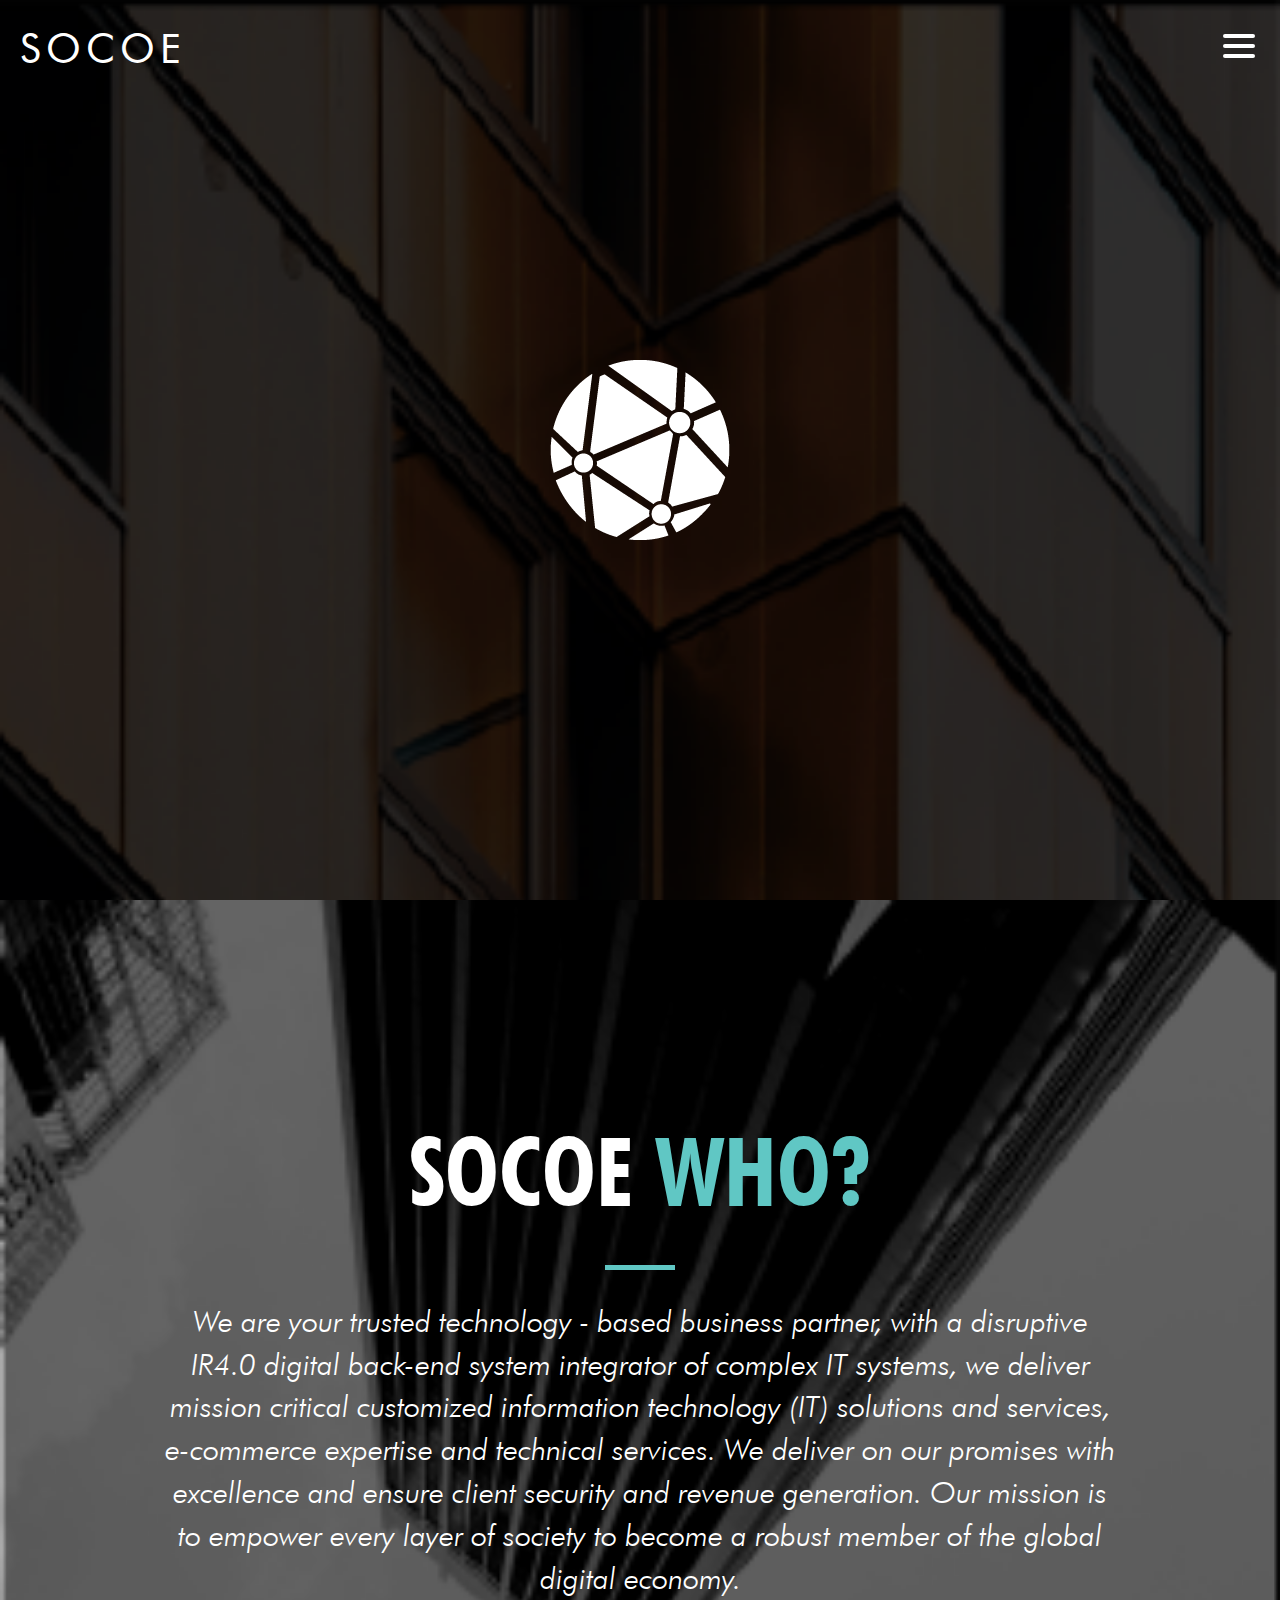
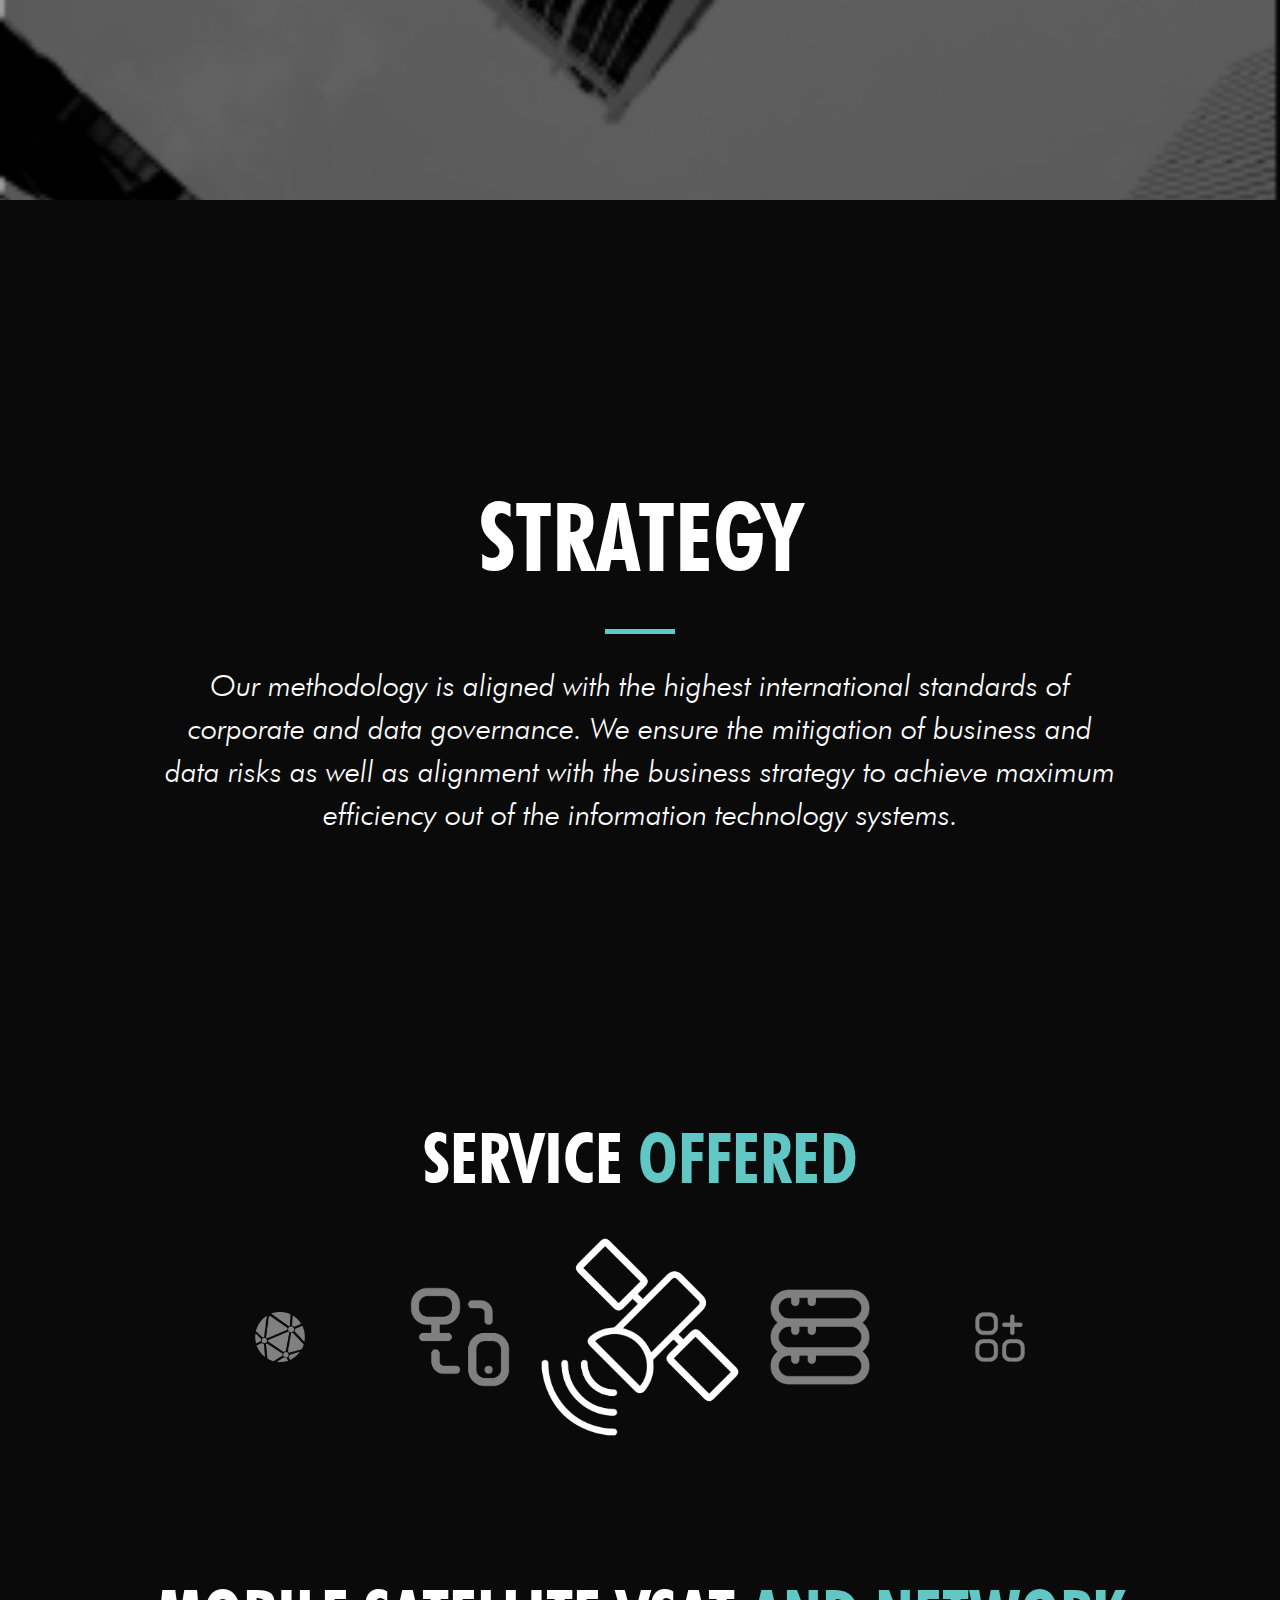
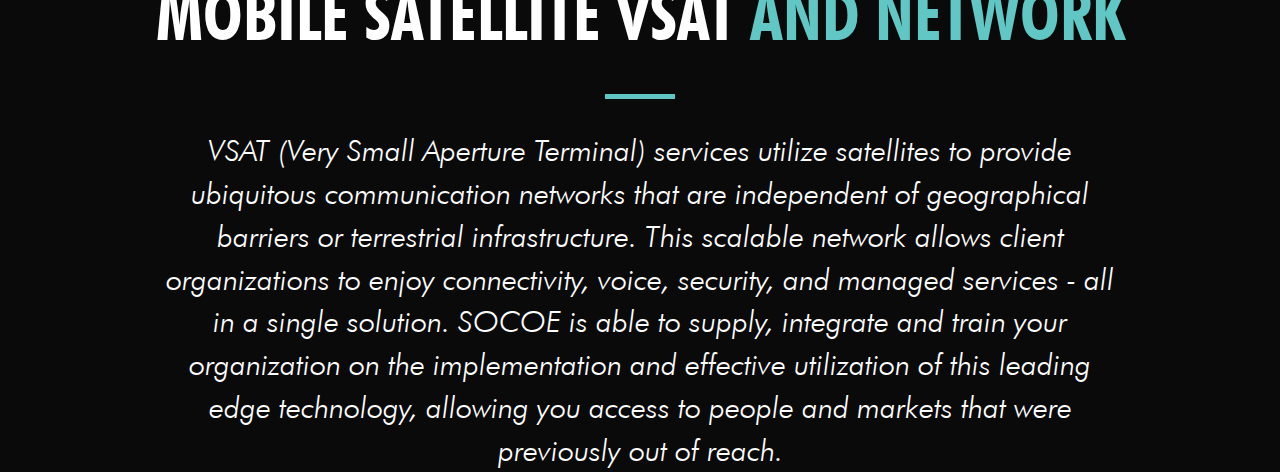
<file: index.html>
<!DOCTYPE html>
<html lang="en">
<head>
    <meta charset="UTF-8">
    <meta http-equiv="X-UA-Compatible" content="IE=edge">
    <meta name="viewport" content="width=device-width, initial-scale=1.0">
    <title>SOCOE | HOMEPAGE</title>
    <link href="css/plugins.css" media="all" rel="stylesheet" type="text/css">
    <link href="css/socoe.css" media="all" rel="stylesheet" type="text/css">
    <script src="https://code.jquery.com/jquery-3.6.0.min.js"></script>
</head>
<body>
    <div id="loading_icon_container">
        <div class="loading_icon"></div>
    </div>
    <div id="banner">
        <div id="title">SOCOE</div>
        <div class="menu-wrap">
            <input type="checkbox" class="toggler">
            <div class="hamburger"><div></div></div>
        </div>
        <div class="menu">
            <a href="index.html">HOME</a>
            <a href="about.html">ABOUT US</a>
            <a href="directory.html">DIRECTORY</a>
            <a href="#">NEWS & MEDIA</a>
            <a href="#">CONTACT US</a>
        </div>
        <div id="logo"></div>
    </div>
    <section id="section_1">
        <h1>SOCOE <span class="caribbean_teal">WHO?</span></h1>
        <div class="dividing_line"></div>
        <p>
            We are your trusted technology - based business
            partner, with a disruptive IR4.0 digital back-end system
            integrator of complex IT systems, we deliver mission
            critical customized information technology (IT)
            solutions and services, e-commerce expertise and
            technical services. We deliver on our promises with
            excellence and ensure client security and revenue
            generation. Our mission is to empower every layer of
            society to become a robust member of the global
            digital economy.
        </p>
    </section>
    <section id="section_2">
        <h1>STRATEGY</h1>
        <div class="dividing_line"></div>
        <p>
            Our methodology is aligned with the highest
            international standards of corporate and data
            governance. We ensure the mitigation of business
            and data risks as well as alignment with the business
            strategy to achieve maximum efficiency out of the
            information technology systems.
        </p>
    </section>
    <section id="section_3">
        <h2>SERVICE <span class="caribbean_teal">OFFERED</span></h2>
        <div class="swiper-container-wrapper">
            <div class="swiper-container">
                <div class="swiper-wrapper">
                    <div class="swiper-slide" data-index-toggle="1">
                        <div class="swiper-slide-inner">
                            <img src="img/icon/icon-01.png" alt="service">                                
                        </div>
                    </div>
                    <div class="swiper-slide" data-index-toggle="2">
                        <div class="swiper-slide-inner">
                            <img src="img/icon/icon-02.png" alt="service">                                
                        </div>
                    </div>
                    <div class="swiper-slide" data-index-toggle="3">
                        <div class="swiper-slide-inner">
                            <img src="img/icon/icon-03.png" alt="service">
                        </div>
                    </div>
                    <div class="swiper-slide" data-index-toggle="4">
                        <div class="swiper-slide-inner">
                            <img src="img/icon/logo.png" alt="service">
                        </div>
                    </div>
                    <div class="swiper-slide" data-index-toggle="5">
                        <div class="swiper-slide-inner">
                            <img src="img/icon/icon-04.png" alt="service">
                        </div>
                    </div>
                </div>  
            </div>
        </div>
    </section>
    <div id="service_container_wrapper">
        <div class="service_container">
            <h2>
                MOBILE SATELLITE VSAT 
                <span class="caribbean_teal">AND NETWORK</span>
            </h2>
            <div class="dividing_line"></div>
            <p>
                VSAT (Very Small Aperture Terminal) services utilize
                satellites to provide ubiquitous communication
                networks that are independent of geographical
                barriers or terrestrial infrastructure. This scalable
                network allows client organizations to enjoy
                connectivity, voice, security, and managed services -
                all in a single solution. SOCOE is able to supply,
                integrate and train your organization on the
                implementation and effective utilization of this
                leading edge technology, allowing you access to
                people and markets that were previously out of reach.
            </p>
        </div>
        <div class="service_container">
            <h2>
                APP PROGRAMMING AND 
                <span class="caribbean_teal">DEVELOPMENT</span>
            </h2>
            <div class="dividing_line"></div>
            <p>
                We are committed to provide customized application systems that cater to the organization’s current and future needs. We engage in deep and detailed analyses of the current systems and documentation in order to understand the pain points and areas of potential improvement. Our team also collaborates with you to ensure the understanding and deﬁne a clear roadmap, critical success factors, performance indicators and measurements to ensure that our solution is holistic in approach, and practical to implement.
            </p>
        </div>
        <div class="service_container">
            <h2>
                APPLICATION
                <span class="caribbean_teal">PROVIDED<span></span></h2>
            <div class="dividing_line"></div>
            <p>
                Lorem ipsum dolor sit amet consectetur, adipisicing elit. Exercitationem rem accusantium animi recusandae quam. Beatae molestias ullam, nisi esse similique odio suscipit mollitia iusto minima repudiandae natus, neque saepe? Totam expedita, aut delectus nesciunt voluptatibus facere consequatur perspiciatis deleniti officia eos inventore qui illo placeat voluptates, eligendi sed, fugiat atque adipisci accusamus minus. Hic vero fugiat totam! Eius aut, perspiciatis natus temporibus nihil eligendi, ut facere amet beatae in quaerat esse sunt consectetur sequi iste possimus! Illo possimus fuga aspernatur.
            </p>
        </div>
        <div class="service_container">
            <h2>
                INTERNATIONAL
                <span class="caribbean_teal">CONNNECTION</span>
            </h2>
            <div class="dividing_line"></div>
            <p>
                Lorem ipsum, dolor sit amet consectetur adipisicing elit. Delectus fuga, adipisci a vero quibusdam molestias. Molestias harum mollitia voluptate aliquid omnis amet saepe unde iusto, similique quia earum veniam labore ducimus quaerat dignissimos quae assumenda sit cumque id aliquam temporibus necessitatibus soluta qui quibusdam. Et sunt ea commodi in quia neque quibusdam itaque quod esse, reprehenderit necessitatibus velit quae eaque, dicta quisquam quas ex cupiditate quo aut nisi tempora porro iusto! Sequi, perferendis maxime eaque commodi doloremque aut molestiae id!
            </p>
        </div>
        <div class="service_container">
            <h2>
                EASILY 
                <span class="caribbean_teal">
                    TRANSFER
                </span>
            </h2>
            <div class="dividing_line"></div>
            <p>
                Lorem ipsum dolor sit amet consectetur adipisicing elit. Dicta veritatis cupiditate ad minus vel, nisi quaerat officia maxime magni odio nesciunt consequatur obcaecati ullam impedit eligendi in praesentium quis iusto nam magnam sapiente? Illo minus explicabo ducimus corrupti, ex impedit iusto consequuntur. Vero modi nulla illo culpa dolor repellendus nihil? Ut ratione iste autem et quaerat quos doloremque labore voluptatem tempore quod. Officia quia aliquid inventore adipisci ipsa officiis sed reprehenderit fuga maxime, perspiciatis quo expedita est, doloribus error in!
            </p>
        </div>
    </div>
    <img id="back_to_top" src="img/icon/top.png" alt="top">
    <script src="js/plugins.js"></script> 
    <script src="js/deppex-02.js"></script>
    <script src="js/socoe.js"></script>
</body>
</html>
</file>
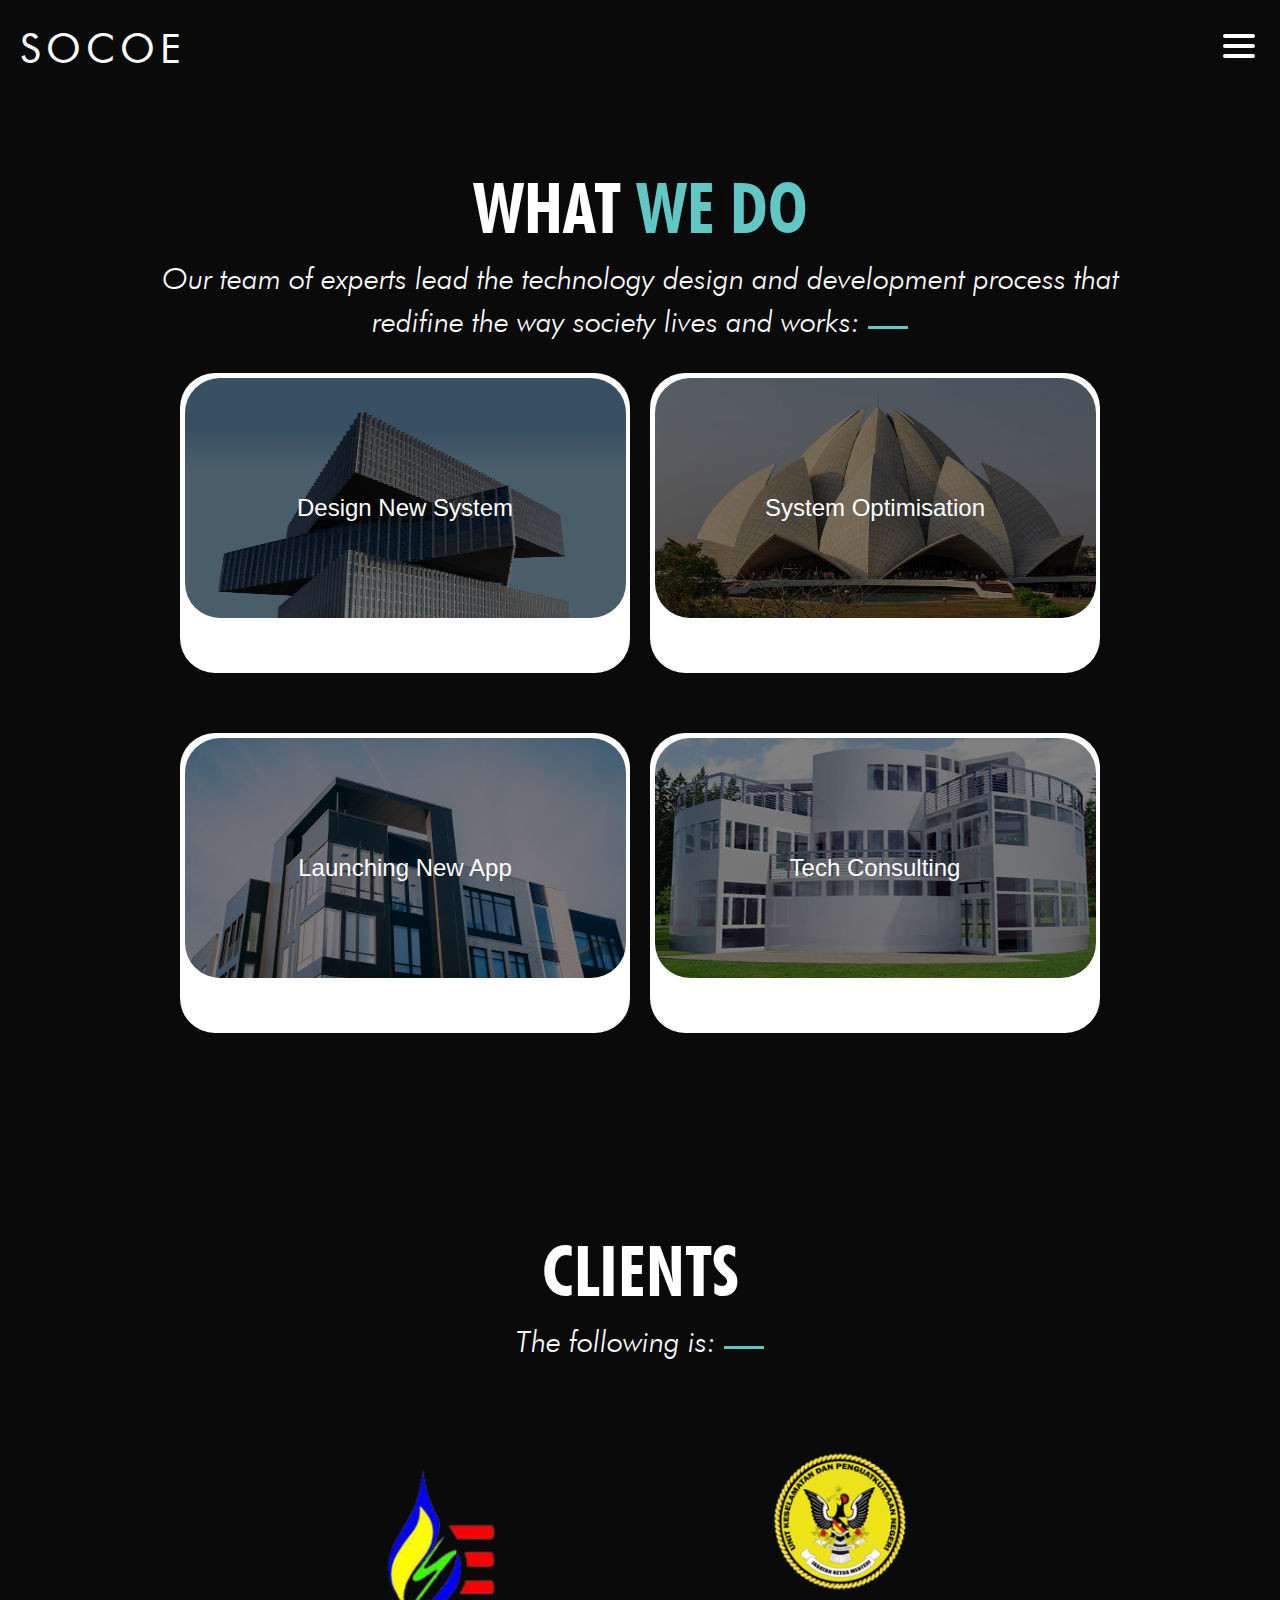
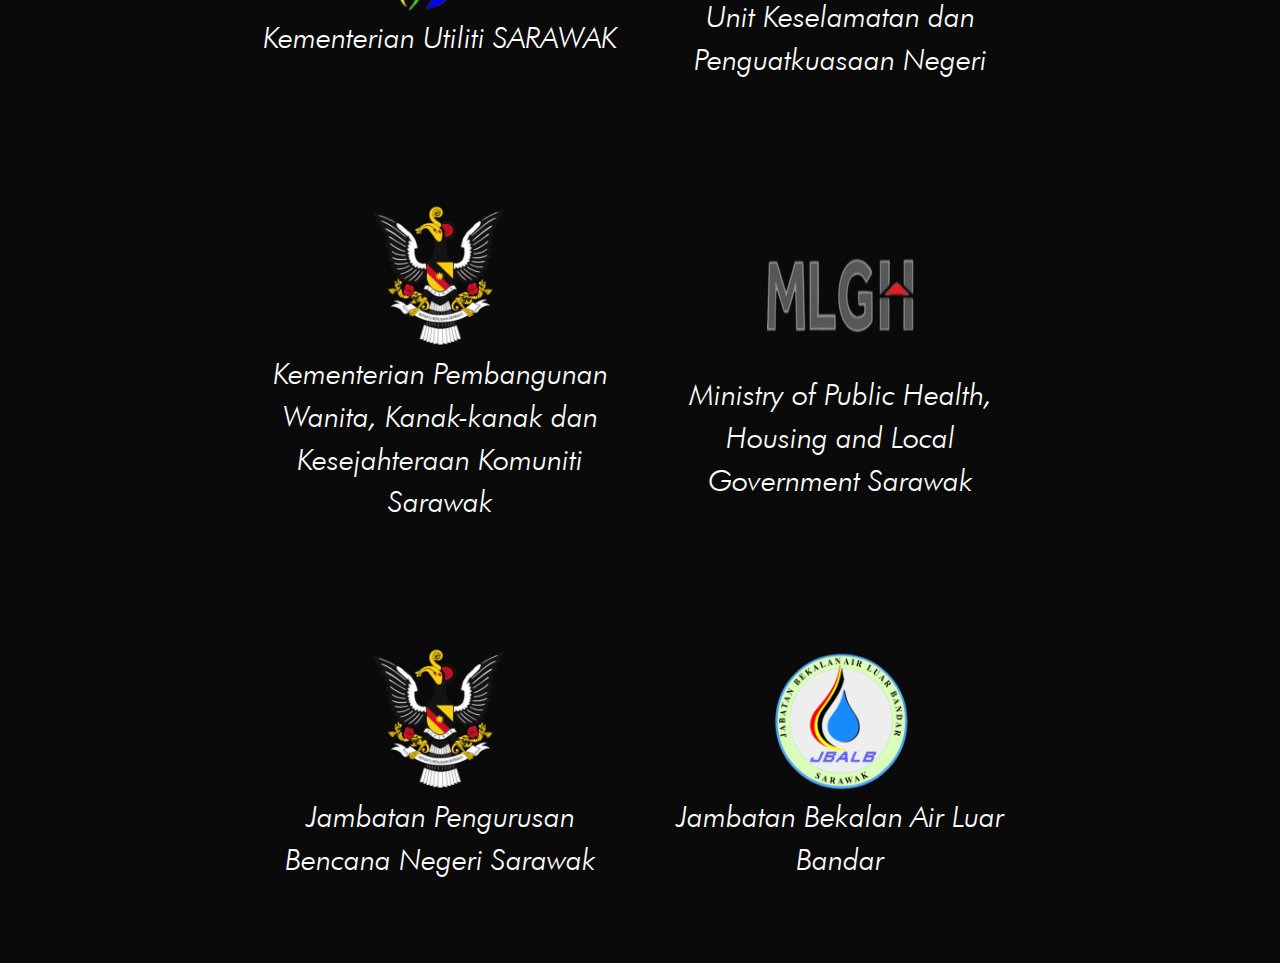
<file: about.html>
<!DOCTYPE html>
<html lang="en">
<head>
    <meta charset="UTF-8">
    <meta http-equiv="X-UA-Compatible" content="IE=edge">
    <meta name="viewport" content="width=device-width, initial-scale=1.0">
    <title>SOCOE | ABOUT US</title>
    <link href="css/plugins.css" media="all" rel="stylesheet" type="text/css">
    <link href="css/socoe.css" media="all" rel="stylesheet" type="text/css">
    <script src="https://code.jquery.com/jquery-3.6.0.min.js"></script>
</head>
<body>
    <div id="loading_icon_container">
        <div class="loading_icon"></div>
    </div>
    <div id="title">SOCOE</div>
    <div class="menu-wrap">
        <input type="checkbox" class="toggler">
        <div class="hamburger"><div></div></div>
    </div>
    <div class="menu">
        <a href="index.html">HOME</a>
        <a href="about.html">ABOUT US</a>
        <a href="directory.html">DIRECTORY</a>
        <a href="#">NEWS & MEDIA</a>
        <a href="#">CONTACT US</a>
    </div>
    <div id="about_us">
        <h2>WHAT <span class="caribbean_teal">WE DO</span></h2>
        <p>
            Our team of experts lead the technology design and development process that redifine the way society lives and works:
            <span class="dividing_span"></span>
        </p>
        <div id="service_wrapper_container">
            <div class="service_wrapper">
                <img src="img/background/service-1.jpg" alt="service">
                <h3>Design New System</h3>
                <div class="service_detail">
                    <h3>DESIGN <span class="caribbean_teal">NEW SYSTEM</span></h3>
                    <div class="dividing_line"></div>
                    <p>Lorem ipsum dolor sit amet consectetur adipisicing elit. Ipsum dolorem architecto ut maxime reiciendis, eligendi modi dolorum repellendus corrupti labore, debitis explicabo ea accusantium soluta deleniti harum. Porro, repudiandae exercitationem.</p>
                </div>
            </div>
            <div class="service_wrapper">
                <img src="img/background/service-2.jpg" alt="service">
                <h3>System Optimisation</h3>
                <div class="service_detail">
                    <h3>DESIGN <span class="caribbean_teal">NEW SYSTEM</span></h3>
                    <div class="dividing_line"></div>
                    <p>Lorem ipsum dolor sit amet consectetur adipisicing elit. Ipsum dolorem architecto ut maxime reiciendis, eligendi modi dolorum repellendus corrupti labore, debitis explicabo ea accusantium soluta deleniti harum. Porro, repudiandae exercitationem.</p>
                </div>
            </div>
            <div class="service_wrapper">
                <img src="img/background/service-3.jpg" alt="service">
                <h3>Launching New App</h3>
                <div class="service_detail">
                    <h3>DESIGN <span class="caribbean_teal">NEW SYSTEM</span></h3>
                    <div class="dividing_line"></div>
                    <p>Lorem ipsum dolor sit amet consectetur adipisicing elit. Ipsum dolorem architecto ut maxime reiciendis, eligendi modi dolorum repellendus corrupti labore, debitis explicabo ea accusantium soluta deleniti harum. Porro, repudiandae exercitationem.</p>
                </div>
            </div>
            <div class="service_wrapper">
                <img src="img/background/service-4.jpg" alt="service">
                <h3>Tech Consulting</h3>
                <div class="service_detail">
                    <h3>DESIGN <span class="caribbean_teal">NEW SYSTEM</span></h3>
                    <div class="dividing_line"></div>
                    <p>Lorem ipsum dolor sit amet consectetur adipisicing elit. Ipsum dolorem architecto ut maxime reiciendis, eligendi modi dolorum repellendus corrupti labore, debitis explicabo ea accusantium soluta deleniti harum. Porro, repudiandae exercitationem.</p>
                </div>
            </div>
        </div>
    </div>
    <div id="clients_wrapper">
        <h2>CLIENTS</h2>
        <p>The following is: <span class="dividing_span"></span></p>
        <div id="clients_list">
            <p><img src="img/icon/client-1.png" alt="client">Kementerian Utiliti SARAWAK</p>
            <p><img src="img/icon/client-2.png" alt="client">Unit Keselamatan dan Penguatkuasaan Negeri</p>
            <p><img src="img/icon/client-3.png" alt="client">Kementerian Pembangunan Wanita, Kanak-kanak dan Kesejahteraan Komuniti Sarawak</p>
            <p><img src="img/icon/client-4.png" alt="client">Ministry of Public Health, Housing and Local Government Sarawak</p>
            <p><img src="img/icon/client-5.png" alt="client">Jambatan Pengurusan Bencana Negeri Sarawak</p>
            <p><img src="img/icon/client-6.png" alt="client">Jambatan Bekalan Air Luar Bandar</p>
        </div>
    </div>
    <img id="back_to_top" src="img/icon/top.png" alt="top">
    <script src="js/plugins.js"></script> 
    <script src="js/deppex-02.js"></script>
    <script src="js/socoe.js"></script>
</body>
</html>
</file>
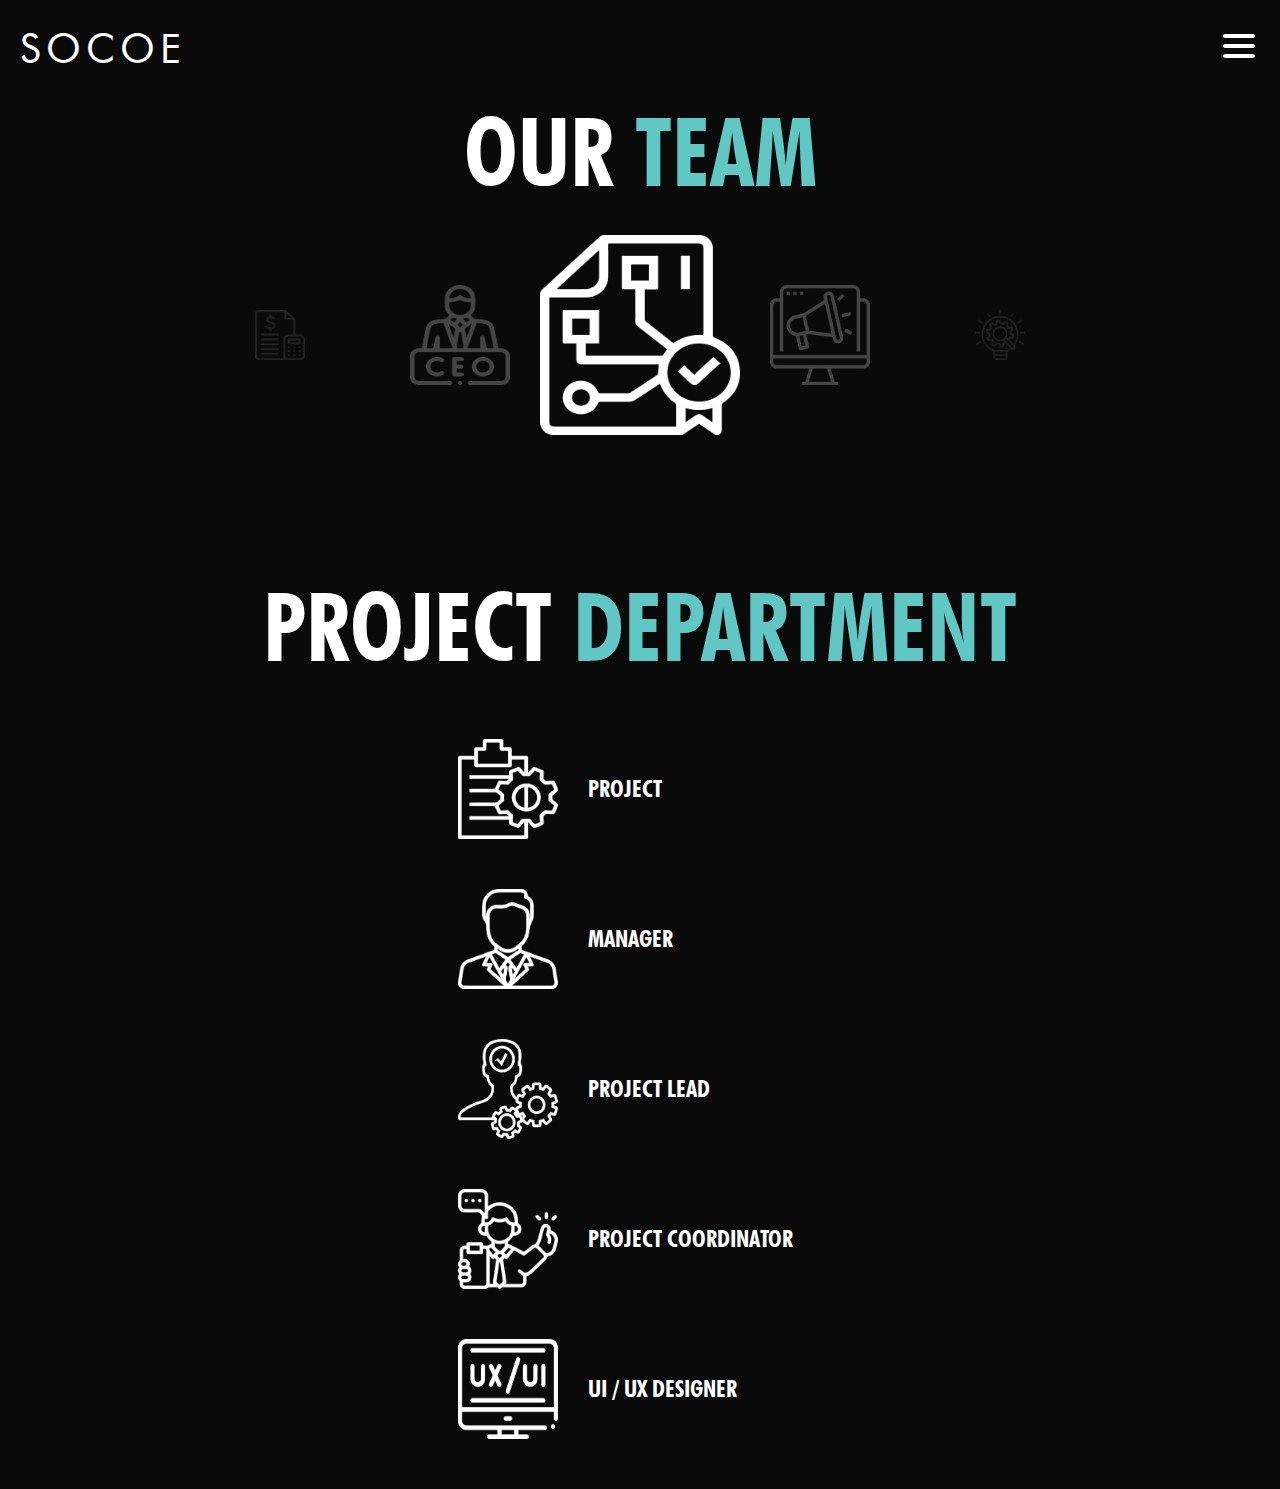
<file: directory.html>
<!DOCTYPE html>
<html lang="en">
<head>
    <meta charset="UTF-8">
    <meta http-equiv="X-UA-Compatible" content="IE=edge">
    <meta name="viewport" content="width=device-width, initial-scale=1.0">
    <title>SOCOE | DIRECTORY</title>
    <link href="css/plugins.css" media="all" rel="stylesheet" type="text/css">
    <link href="css/socoe.css" media="all" rel="stylesheet" type="text/css">
    <script src="https://code.jquery.com/jquery-3.6.0.min.js"></script>
</head>
<body>
    <div id="loading_icon_container">
        <div class="loading_icon"></div>
    </div>
    <div id="title">SOCOE</div>
    <div class="menu-wrap">
        <input type="checkbox" class="toggler">
        <div class="hamburger"><div></div></div>
    </div>
    <div class="menu">
        <a href="index.html">HOME</a>
        <a href="about.html">ABOUT US</a>
        <a href="directory.html">DIRECTORY</a>
        <a href="#">NEWS & MEDIA</a>
        <a href="#">CONTACT US</a>
    </div>
    <h1 id="our_team">OUR <span class="caribbean_teal">TEAM</span></h1>
    <div class="swiper-container-wrapper">
        <div class="swiper-container">
            <div class="swiper-wrapper">
                <div class="swiper-slide" data-index-toggle="1">
                    <div class="swiper-slide-inner">
                        <img src="img/directory/directory-01.png" alt="directory">
                    </div>
                </div>
                <div class="swiper-slide" data-index-toggle="2">
                    <div class="swiper-slide-inner">
                        <img src="img/directory/directory-02.png" alt="directory">
                    </div>
                </div>
                <div class="swiper-slide" data-index-toggle="3">
                    <div class="swiper-slide-inner">
                        <img src="img/directory/directory-03.png" alt="directory">
                    </div>
                </div>
                <div class="swiper-slide" data-index-toggle="4">
                    <div class="swiper-slide-inner">
                        <img src="img/directory/directory-04.png" alt="directory">
                    </div>
                </div>
                <div class="swiper-slide" data-index-toggle="5">
                    <div class="swiper-slide-inner">
                        <img src="img/directory/directory-05.png" alt="directory">
                    </div>
                </div>
            </div>  
        </div>
    </div>
    <div id="directory_wrapper">
        <div class="directory_container">
            <h1>PROJECT <span class="caribbean_teal">DEPARTMENT</span></h1>
            <div class="directory_menu">
                <ul>
                    <li>
                        <img src="img/directory/project_department/project-01.png" alt="project">
                        <h3>PROJECT</h3>
                    </li>
                    <li>
                        <img src="img/directory/project_department/project-02.png" alt="project">
                        <h3>MANAGER</h3>
                    </li>
                    <li>
                        <img src="img/directory/project_department/project-03.png" alt="project">
                        <h3>PROJECT LEAD</h3>
                    </li>
                    <li>
                        <img src="img/directory/project_department/project-04.png" alt="project">
                        <h3>PROJECT COORDINATOR</h3>
                    </li>
                    <li>
                        <img src="img/directory/project_department/project-05.png" alt="project">
                        <h3>UI / UX DESIGNER</h3>
                    </li>
                </ul>
            </div>
        </div>
        <div class="directory_container">
            <h1>CREATIVE <span class="caribbean_teal">IDEA</span></h1>
            <p>No Content...</p>
        </div>
        <div class="directory_container">
            <h1>SEE <span class="caribbean_teal">NEXT</span></h1>
            <p>No Content...</p>
        </div>
        <div class="directory_container">
            <h1>NEXT <span class="caribbean_teal">AGAIN</span></h1>
            <p>No Content...</p>
        </div>
        <div class="directory_container">
            <h1>CEO <span class="caribbean_teal">OFFICE</span></h1>
            <div class="directory_menu">
                <ul>
                    <li>
                        <img src="img/directory/ceo_office/office-01.png" alt="office">
                        <h3>CHIEF EXECUTIVE OFFICER</h3>
                    </li>
                    <li>
                        <img src="img/directory/ceo_office/office-02.png" alt="office">
                        <h3>CHIEF COLLABORATIONS OFFICER</h3>
                    </li>
                    <li>
                        <img src="img/directory/ceo_office/office-03.png" alt="office">
                        <h3>CHIEF OPERATIONS OFFICER</h3>
                    </li>
                    <li>
                        <img src="img/directory/ceo_office/office-04.png" alt="office">
                        <h3>PERSONAL ASSISTANT</h3>
                    </li>
                    <li>
                        <img src="img/directory/ceo_office/office-05.png" alt="office">
                        <h3>OFFICE ASSITANT</h3>
                    </li>
                </ul>
            </div>
        </div>
    </div>
    <img id="back_to_top" src="img/icon/top.png" alt="top">
    <script src="js/plugins.js"></script> 
    <script src="js/deppex-02.js"></script>
    <script src="js/socoe.js"></script>
</body>
</html>
</file>
<file: css/socoe.css>
* {
  box-sizing: border-box;
  margin: 0;
  padding: 0;
  color: white;
}

@font-face {
  font-family: 'Futura Bold font';
  src: url('../fonts/Futura Bold font.ttf');
}

@font-face {
  font-family: 'Futura Light Italic font';
  src: url('../fonts/Futura Light Italic font.ttf');
}

@font-face {
  font-family: 'Futura Book font';
  src: url('../fonts/Futura Book font.ttf');
}

#loading_icon_container {
  width: 100vw;
  height: 100vh;
  background-color: black;
  display: flex;
  align-items: center;
  justify-content: center;
  position: absolute;
  top: 0;
  left: 0;
  z-index: 100;
}

.loading_icon {
  border: 5px solid black;
  border-top: 5px solid white;
  border-right: 5px solid white;
  border-radius: 50%;
  width: 50px;
  height: 50px;
  animation: spin 1s linear infinite;
  margin: 0 auto;
}

@keyframes spin {
  0% {
    transform: rotate(0deg);
  }
  100% {
    transform: rotate(360deg);
  }
}

h1, h2 {
  font-family: 'Futura Bold font';
  text-align: center;
  padding: 0 20px;
}

h1 {
  font-size: 95px;
}

h2 {
  font-size: 70px;
}

p {
  font-family: 'Futura Light Italic font';
  font-size: 30px;
  text-align: center;
  padding: 0 20px;
  max-width: 1000px;
  margin-bottom: 100px;
}

.caribbean_teal {
  color: #60C7C4;
}

body,
#banner,
#section_1,
#section_2 {
  height: 100vh;
  background-color: #0A0A0A;
}

#banner {
  background: url(../img/background/background-1.png);
  background-size: cover;
  display: flex;
  align-items: center;
  justify-content: center;
}

#title {
  position: absolute;
  top: 20px;
  left: 20px;
  font-family: 'Futura Book font';
  letter-spacing: 5px;
  font-size: 40px;
}

#logo {
  height: 180px;
  width: 180px;
  background: transparent url(../img/icon/logo.png) no-repeat;
  background-size: cover;
}

.menu-wrap {
  position: absolute;
  top: 30px;
  right: 25px;
  z-index: 1;
}

.menu-wrap .toggler {
  position: absolute;
  top: 0;
  right: 0;
  z-index: 2;
  cursor: pointer;
  width: 32px;
  height: 32px;
  opacity: 0;
}

.menu-wrap .hamburger {
  position: absolute;
  top: 0;
  right: 0;
  z-index: 1;
  width: 32px;
  height: 32px;
  display: flex;
  align-items: center;
  justify-content: center;
}

.menu-wrap .hamburger > div {
  position: relative;
  width: 100%;
  height: 4.5px;
  background: #fff;
  display: flex;
  align-items: center;
  justify-content: center;
  transition: all 0.4s ease;
  border-radius: 5px;
}

.menu-wrap .hamburger > div::before,
.menu-wrap .hamburger > div::after {
  content: '';
  position: absolute;
  z-index: 1;
  top: -10px;
  width: 100%;
  height: 4.5px;
  background: inherit;
  border-radius: 10px;
}

.menu-wrap .hamburger > div::after {
  border-radius: 10px;
  top: 10px;
}

.menu-wrap .toggler:checked + .hamburger > div {
  transform: rotate(135deg);
}

.menu-wrap .toggler:checked + .hamburger > div:before,
.menu-wrap .toggler:checked + .hamburger > div:after {
  top: 0;
  transform: rotate(90deg);
}

.menu {
  width: 80vw;
  z-index: 3;
  display: none;
  background: black;
  font-family: 'Futura Book font';
  font-size: 20px;
  position: absolute;
  top: 100px;
  left: 50%;
  transform: translate(-50%,0);
}

.menu > a {
  width: 100%;
  height: 40px;
  cursor: pointer;
  text-decoration: none;
  display: flex;
  align-items: center;
  justify-content: center;
  color: white;
}

.menu > a:hover {
  background-color: darkgrey;
  color: white;
}

div.dividing_line {
  border-top: 5px solid #60C7C4;
  width: 70px;
  margin: 30px 0;
}

#section_1 {
  background: url(../img/background/background-2.png);
  background-size: cover;
  display: flex;
  flex-direction: column;
  align-items: center;
  justify-content: center;
}

#section_2,
#section_3 {
  display: flex;
  flex-direction: column;
  align-items: center;
  justify-content: center;
}

#back_to_top {
  display: none;
  position: fixed;
  bottom: 20px;
  right: 10px;
  width: 75px;
  height: 75px;
  z-index: 5;
}

.swiper-container-wrapper {
  width: 900px;
  height: 200px;
  margin: 30px auto 120px auto;
}

.swiper-wrapper {
  align-items: center;
}

.swiper-slide {
  height: 200px;
  display: flex;
  align-items: center;
  justify-content: center;
}

.swiper-slide-inner > img {
  width: 50px;
  height: 50px;
  filter: brightness(0.5);
  transition: all 0.5s linear;
}

.swiper-slide-next .swiper-slide-inner > img,
.swiper-slide-prev .swiper-slide-inner > img {
  width: 100px !important;
  height: 100px;
}

.swiper-slide-active .swiper-slide-inner > img {
  width: 200px !important;
  height: 200px;
  filter: brightness(1);
}

.service_container {
  display: none;
  flex-direction: column;
  align-items: center;
  width: 80vw;
  margin: 0 auto;
}

/* about us */
p {
  margin-bottom: 0;
}

#about_us {
  margin-top: 150px;
  display: flex;
  flex-direction: column;
  align-items: center;
  justify-content: center;
}

.service_wrapper {
  width: 450px;
  height: 300px;
  margin: 30px 10px;
  display: flex;
  flex-direction: column;
  align-items: center;
  justify-content: start;
  background-color: #fff;
  border-radius: 35px;
  position: relative;
  z-index: 2;
  cursor: pointer;
}

#service_wrapper_container {
  display: grid;
  grid-template-columns: auto auto;
}

.service_wrapper > img {
  width: 98%;
  height: 240px;
  border-radius: 35px;
  background-size: cover;
  margin-top: 5px;
  filter: brightness(0.5);
  transition: all 0.3s ease;
}

.service_wrapper > h3 {
  position: absolute;
  top: 50%;
  left: 50%;
  transform: translate(-50%,-180%);
}

.service_wrapper:hover > img {
  filter: brightness(1);
}

.service_active {
  height: auto;
  background-color: transparent;
  transition: all 0.3s ease;
}

.service_detail {
  display: none;
  flex-direction: column;
  align-items: center;
  justify-content: center;
}

.service_active > img {
  width: 100%;
  height: 300px;
  border-radius: 0;
  background-size: cover;
  margin-top: 0;
}

.service_active > .service_detail {
  display: flex;
}

#clients_wrapper {
  display: flex;
  flex-direction: column;
  align-items: center;
  justify-content: center;
  margin-top: 150px;
}

span.dividing_span {
  display: inline-block;
  width: 40px;
  padding-bottom: 3px;
  border-top: 3px solid #60C7C4;
}

#clients_list {
  display: grid;
  grid-template-columns: auto auto;
}

#clients_list > p {
  width: 400px;
  height: 400px;
  display: flex;
  flex-direction: column;
  align-items: center;
  justify-content: center;
}

#clients_list > p > img {
  width: 150px;
  height: 150px;
}

/* directory */
#our_team {
  margin-top: 100px;
  color: #fff;
}

.directory_wrapper {
  display: flex;
}

.directory_container {
  display: none;
  flex-direction: column;
  align-items: center;
  justify-content: center;
  width: 90%;
  margin: 0 auto;
}

.directory_menu img {
  width: 100px;
  height: 100px;
}

.directory_menu li {
  margin: 50px 20px;
  display: flex;
  align-items: center;
}

.directory_menu li > h3 {
  font-family: 'Futura Bold font';
  margin: 0 30px;
}

/* mobile width */

@media (max-width: 768px) {
  h1 {
      font-size: 65px;
  }

  h2 {
      font-size: 40px;
  }

  p {
      line-height: 1;
      font-size: 20px;
  }

  .swiper-container-wrapper {
      width: 100vw;
      height: 100px;
      margin: 10px auto 40px;
  }

  .service_container {
      width: 100vw;
      height: 600px;
  }

  .swiper-slide {
      height: 100px;
  }

  .swiper-slide-inner > img {
      width: 35px;
      height: 35px;
  }
    
  .swiper-slide-next .swiper-slide-inner > img,
  .swiper-slide-prev .swiper-slide-inner > img {
      width: 60px !important;
      height: 60px;
  }
    
  .swiper-slide-active .swiper-slide-inner > img {
      width: 100px !important;
      height: 100px;
  }
  
  #back_to_top {
      width: 55px;
      height: 55px;
  }

  #about_us > p {
      font-size: 18px;
  }

  .service_wrapper {
      max-width: 350px;
  }

  .service_wrapper > h3 {
      font-size: 15px;
      position: absolute;
      top: 50%;
      left: 50%;
      transform: translate(-50%,-320%);
  }

  #clients_list > p {
      width: 200px;
      height: 300px;
  }

  #clients_list > p > img {
      width: 100px;
      height: 100px;
  }

  #service_wrapper_container {
      display: flex;
      flex-direction: column;
  }

  #service_wrapper_container > .service_wrapper  {
      margin: 30px 0;
  }

  .directory_menu img {
      width: 80px;
      height: 80px;
  }

  .directory_menu li > h3 {
      font-size: 18px;
  }
}

@media (max-width: 1000px) {
  #service_wrapper_container {
      display: flex;
      flex-direction: column;
  }
}
</file>
